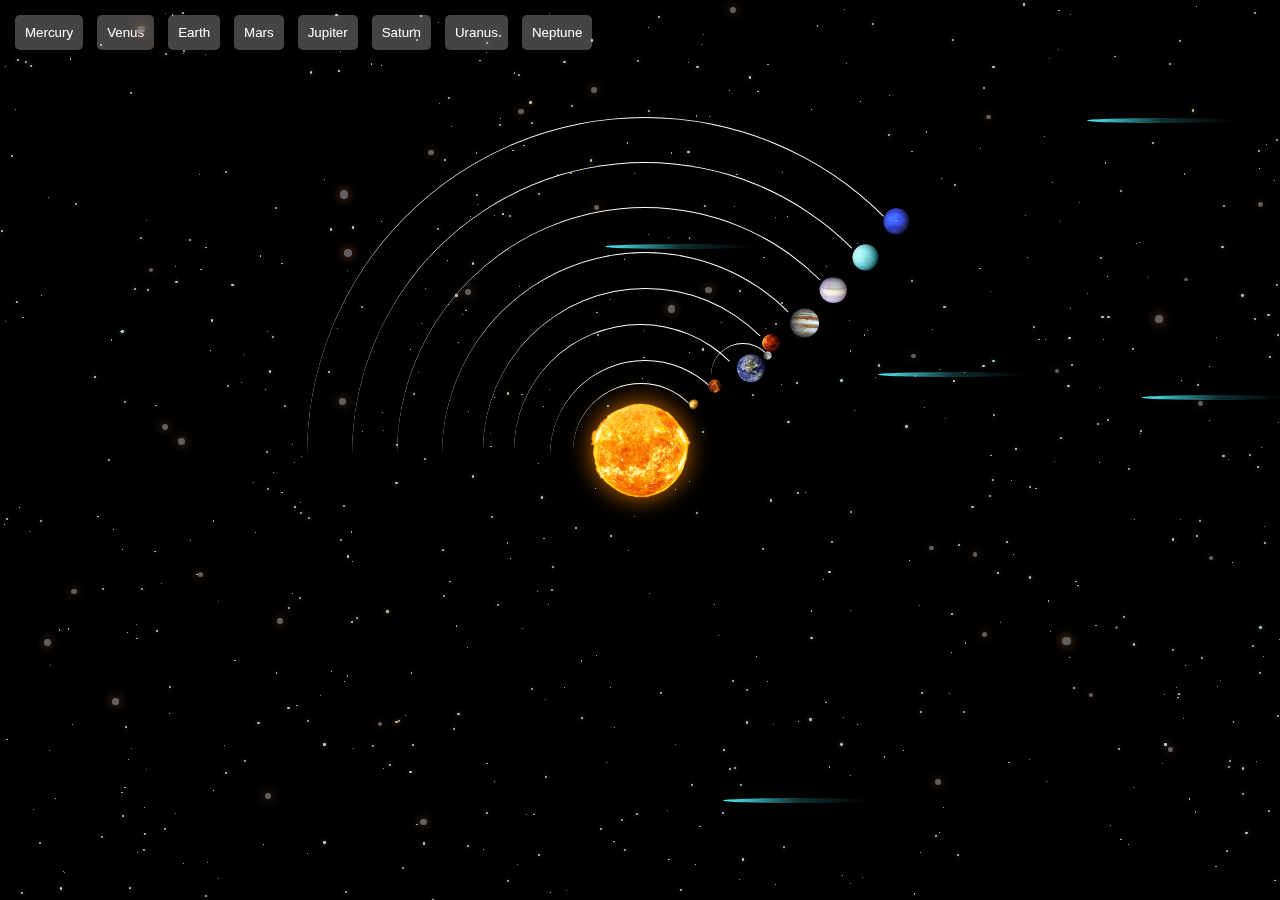
<file: index.html>
<!DOCTYPE html>
<html>
<head>
<title>Solar System</title>
<link rel=stylesheet href="style.css">
</head>
<body>
  <div class="container">
    <div class="sun">
      <img src="./image/sun.png" alt="sun">
    </div>
    <div class="mercury"></div>
    <div class="venus"></div>
    <div class="earth">
      <div class="moon"></div>
    </div>
    <div class="mars"></div>
    <div class="jupiter"></div>
    <div class="saturn"></div>
    <div class="uranus"></div>
    <div class="neptune"></div>
  </div>

  <div class="buttons">
    <button onclick="zoomToPlanet('mercury')">Mercury</button>
    <button onclick="zoomToPlanet('venus')">Venus</button>
    <button onclick="zoomToPlanet('earth')">Earth</button>
    <button onclick="zoomToPlanet('mars')">Mars</button>
    <button onclick="zoomToPlanet('jupiter')">Jupiter</button>
    <button onclick="zoomToPlanet('saturn')">Saturn</button>
    <button onclick="zoomToPlanet('uranus')">Uranus</button>
    <button onclick="zoomToPlanet('neptune')">Neptune</button>
</div>
<div class="planet-details" id="planetDetails">
    <!-- Planet details will be displayed here -->
</div>
</body>
  <script src="script.js"></script>
</body>

</html>
</file>
<file: style.css>
body {
    margin: 0;
    height: 100vh;
    display: flex;
    align-items: center;
    justify-content: center;
    background-color: black;
    overflow: hidden;
}
.container {
    font-size: 9px;
    width: 40em;
    height: 40em;
    position: relative;
    transition: transform 0.5s ease;
}



.planet-details {
    position: fixed;
    bottom: 10px;
    right: 10px;
    background-color: rgba(0, 0, 0, 0.7);
    color: white;
    padding: 15px;
    border-radius: 10px;
    display: none;
}

.planet.active {
    z-index: 1000;
    transform: scale(3); /* Adjust to zoom in */
    transition: transform 0.5s ease;
}

.buttons {
    position: fixed;
    top: 10px;
    left: 10px;
}

.buttons button {
    margin: 5px;
    padding: 10px;
    background-color: #444;
    color: white;
    border: none;
    border-radius: 5px;
    cursor: pointer;
}

.buttons button:hover {
    background-color: #666;
}
img{
    height: 130%;
    width: 130%;
}
.sun {
    display: flex;
    align-items: center;
    justify-content: center;
    position: absolute;
    top: 15em;
    left: 15em;
    width: 10em;
    height: 10em;
    border-radius: 50%;
    box-shadow: 0 0 3em rgb(255, 128, 0);
    animation: orbit 50s linear infinite;
}
.mercury,
.venus,
.earth,
.moon,
.mars,
.jupiter,
.saturn,
.uranus,
.neptune,
.pluto {
    position: absolute;
    border-style: solid;
    border-color: white transparent transparent transparent;
    border-width: 0.1em 0.1em 0 0;
    border-radius: 50%;
}
.mercury {
    top: 12.5em;
    left: 12.5em;
    width: 15em;
    height: 15em;
    animation: orbit 68.7s linear infinite;
}

.venus {
    top: 10em;
    left: 10em;
    width: 21em;
    height: 21em;
    animation: orbit 48.7s linear infinite;
}

.earth {
    top: 6em;
    left: 6em;
    width: 28em;
    height: 28em; 
    animation: orbit 36.5s linear infinite;   
}
.moon {
    top: 2em;
    right: -1em;
    width: 7em;
    height: 7em; 
    animation: orbit 2.7s linear infinite;
}
.mars {
    top: 2em;
    left: 2.5em;
    width: 36em;
    height: 36em; 
    animation: orbit 26.5s linear infinite;
}
.jupiter {
    top: -2em;
    left: -2em;
    width: 45em;
    height: 45em; 
    animation: orbit 21s linear infinite;
}
.saturn {
    top: -7em;
    left: -7em;
    width: 55em;
    height: 55em; 
    animation: orbit 17s linear infinite;
}
.uranus {
    top: -12em;
    left: -12em;
    width: 65em;
    height: 65em; 
    animation: orbit 19s linear infinite;
}
.neptune {
    top: -17em;
    left: -17em;
    width: 75em;
    height: 75em; 
    animation: orbit 15s linear infinite;
}

.mercury::before,.venus::before,.earth::before,.moon::before,.mars::before,.jupiter::before,.saturn::before,.uranus::before,.neptune::before{
    content: '';
    position: absolute;
    border-radius: 50%;
    animation: orbit 30s linear infinite;
}
.mercury::before {
    top: 1.5em;
    right: 0.8em;
    width: 1.5em; /* Reduced from 2em */
    height: 1.5em;
    background-image: url('./image/mercury.png');
    background-size: cover;
}
.venus::before {
    top: 2em;
    right: 2em;
    width: 1.5em; /* Reduced from 2em */
    height: 1.5em;
    background-image: url('./image/venus.png');
    background-size: cover;
}
.earth::before {
    top: 3em;
    right: 0em;
    width: 3.5em; /* Reduced from 5em */
    height: 3.5em;
    background-image: url('./image/earth.png');
    background-size: cover;
}
.moon::before {
    top: 0.8em;
    right: 0.2em;
    width: 1em; /* Reduced from 1.2em */
    height: 1em;
    background-image: url('./image/moon.png');
    background-size: cover;
}
.mars::before {
    top: 5em;
    right: 3em;
    width: 2em; /* Reduced from 3em */
    height: 2em;
    background-image: url('./image/mars.png');
    background-size: cover;
}
.jupiter::before {
    top: 6em;
    right: 3em;
    width: 3.5em; /* Reduced from 5em */
    height: 3.5em;
    background-image: url('./image/jupiter.png');
    background-size: cover;
}
.saturn::before {
    top: 7.5em;
    right: 5em;
    width: 3.2em; /* Reduced from 4.5em */
    height: 3.2em;
    background-image: url('./image/saturn.png');
    background-size: cover;
}
.uranus::before {
    top: 9em;
    right: 6.5em;
    width: 3em; /* Reduced from 4em */
    height: 3em;
    background-image: url('./image/uranus.png');
    background-size: cover;
}
.neptune::before {
    top: 10em;
    right: 8em;
    width: 3em; /* Reduced from 4em */
    height: 3em;
    background-image: url('./image/neptune.png');
    background-size: cover;
}

.star, .asteroid, .moving-star {
    position: absolute;
    border-radius: 50%;
}

.star {
    opacity: 0.8;
    box-shadow: 0 0 4px rgba(255, 255, 255, 0.6);
    animation: gentlePulse 10s infinite ease-in-out;
}

.asteroid {
    background-color: #8a8a8a;
    opacity: 0.7;
    box-shadow: 0 0 10px rgba(255, 153, 102, 0.6), 0 0 15px rgba(255, 153, 51, 0.4);
    transform: translateZ(-100px);
    animation: slowDrift 60s infinite linear;
}
.moving-star {
    width: 150px; /* Length of the beam */
    height: 5px; /* Narrow width for concentrated beam effect */
    background: linear-gradient(to right, rgba(78, 241, 255, 1), rgba(78, 241, 255, 0.2), transparent);
    border-radius: 50%;
    position: absolute;
    top: 50%; /* Start around the middle of the screen */
    left: -150px; /* Start off-screen to the left */
    animation: lightRayHorizontal 5s infinite linear;
}

@keyframes lightRayHorizontal {
    0% {
        transform: translateX(-100vw); /* Starts off-screen to the left */
        opacity: 0;
    }
    10% {
        opacity: 1;
    }
    50% {
        transform: translateX(0); /* Move to the center of the screen */
        opacity: 1;
    }
    90% {
        opacity: 1;
    }
    100% {
        transform: translateX(100vw); /* Ends off-screen to the right */
        opacity: 0;
    }
}

@keyframes gentlePulse {
    0%, 100% { opacity: 0.7; }
    50% { opacity: 1; }
}

@keyframes slowDrift {
    from { transform: translateY(-30px) translateZ(0); }
    to { transform: translateY(30px) translateZ(500px); }
}

@keyframes orbit {
    to {
        transform: rotate(360deg);
    }
}
</file>
